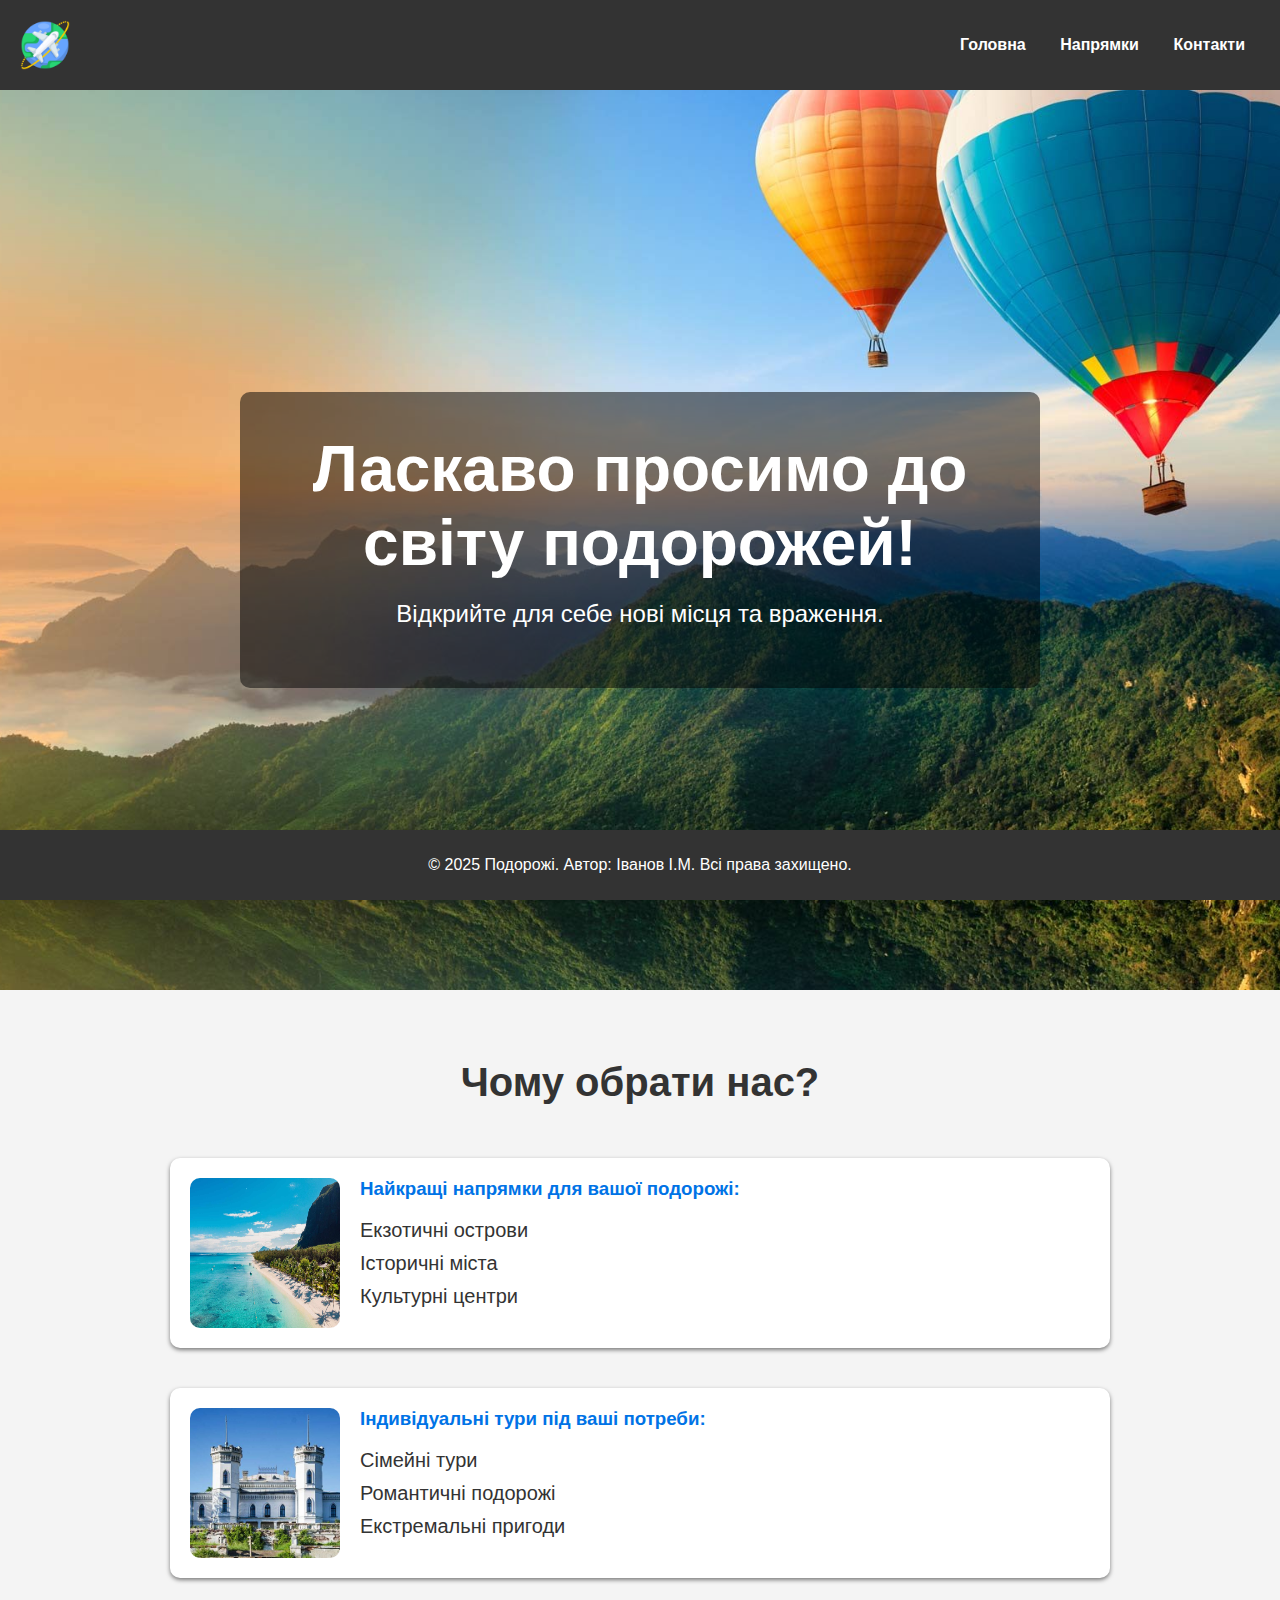
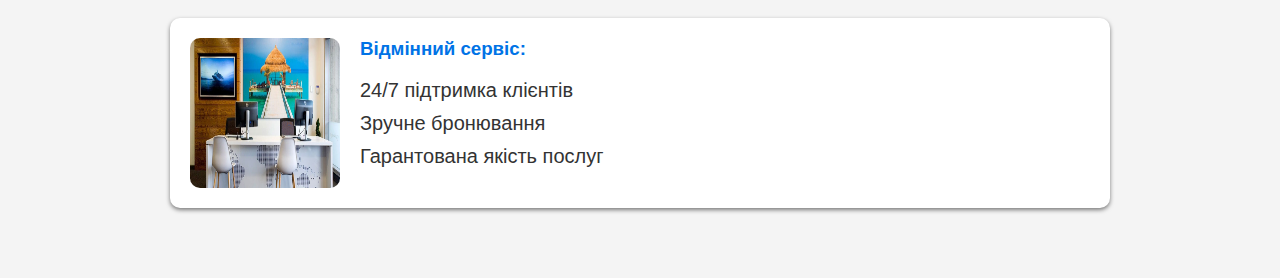
<file: index.html>
<!DOCTYPE html>
<html lang="uk">

<head>
    <meta charset="UTF-8">
    <meta name ="viewport" content="width=device-width, initial-scale=1">
    <title>Подорожі — Головна</title>
    <link rel="stylesheet" href="style.css">
</head>

<body>
    <header class="head">
        <img src="img/logo.png" class="logo" alt="логотип">
        <nav class="menu">
            <ul class="menu-links">
                <li class="menu-item"><a href="index.html" class="menu-item-link">Головна</a></li>
                <li class="menu-item"><a href="destinations.html" class="menu-item-link">Напрямки</a></li>
                <li class="menu-item"><a href="contact.html" class="menu-item-link">Контакти</a></li>
            </ul>
        </nav>
    </header>

    <section class="hero">
        <div class="hero-info">
            <h1 class="hero-title">Ласкаво просимо до світу подорожей!</h1>
            <p class="hero-text">Відкрийте для себе нові місця та враження.</p>
        </div>
    </section>

    <section class="intro">
        <h2 class="intro-title">Чому обрати нас?</h2>
        <div class="card">
            <img src="img/destinations.jpg" alt="Найкращі напрямки" class="card-img">
            <div class="card-content">
                <h3 class="card-title">Найкращі напрямки для вашої подорожі:</h3>
                <ul class="card-list">
                    <li class="card-list-item">Екзотичні острови</li>
                    <li class="card-list-item">Історичні міста</li>
                    <li class="card-list-item">Культурні центри</li>
                </ul>
            </div>
        </div>
        <div class="card">
            <img src="img/individual.jpg" alt="Індивідуальні тури" class="card-img">
            <div class="card-content">
                <h3 class="card-title">Індивідуальні тури під ваші потреби:</h3>
                <ul class="card-list">
                    <li class="card-list-item">Сімейні тури</li>
                    <li class="card-list-item">Романтичні подорожі</li>
                    <li class="card-list-item">Екстремальні пригоди</li>
                </ul>
            </div>
        </div>
        <div class="card">
            <img src="img/service.jpg" alt="Відмінний сервіс" class="card-img">
            <div class="card-content">
                <h3 class="card-title">Відмінний сервіс:</h3>
                <ul class="card-list">
                    <li class="card-list-item">24/7 підтримка клієнтів</li>
                    <li class="card-list-item">Зручне бронювання</li>
                    <li class="card-list-item">Гарантована якість послуг</li>
                </ul>
            </div>
        </div>
    </section>

    <footer class="footer">
        <p class="footer-info">
            &copy; 2025 Подорожі. Автор: Іванов І.М. Всі права захищено.
        </p>
    </footer>

</body>
</html>
</file>
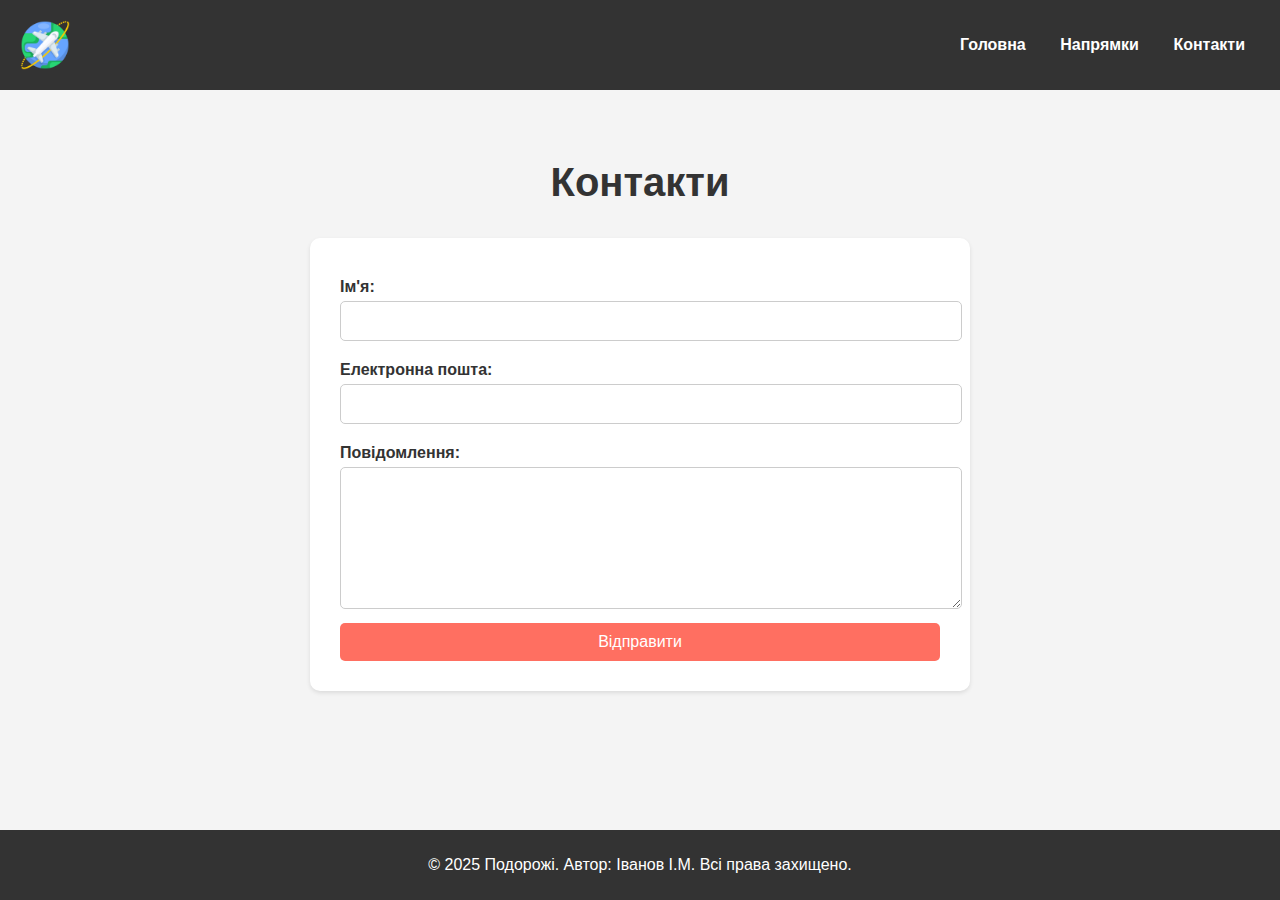
<file: contact.html>
<!DOCTYPE html>
<html lang="uk">

<head>
    <meta charset="UTF-8">
    <meta name ="viewport" content="width=device-width, initial-scale=1">
    <title>Подорожі — Контакти</title>
    <link rel="stylesheet" href="style.css">
</head>

<body>
    <header class="head">
        <img src="img/logo.png" class="logo" alt="логотип">
        <nav class="menu">
            <ul class="menu-links">
                <li class="menu-item"><a href="index.html" class="menu-item-link">Головна</a></li>
                <li class="menu-item"><a href="destinations.html" class="menu-item-link">Напрямки</a></li>
                <li class="menu-item"><a href="contact.html" class="menu-item-link">Контакти</a></li>
            </ul>
        </nav>
    </header>

    <section class="contact">
        <h2 class="contact-title">Контакти</h2>
        <form class="form">
            <label for="name" class="form-label">Ім'я:</label>
            <input type="text" id="name" class="form-input">
            
            <label for="email" class="form-label">Електронна пошта:</label>
            <input type="email" id="email" class="form-input">
            
            <label for="message" class="form-label">Повідомлення:</label>
            <textarea id="message" class="form-textarea"></textarea>
            
            <button type="submit" class="form-button">Відправити</button>
        </form>
    </section>

    <footer class="footer">
        <p class="footer-info">
            &copy; 2025 Подорожі. Автор: Іванов І.М. Всі права захищено.
        </p>
    </footer>

</body>
</html>
</file>
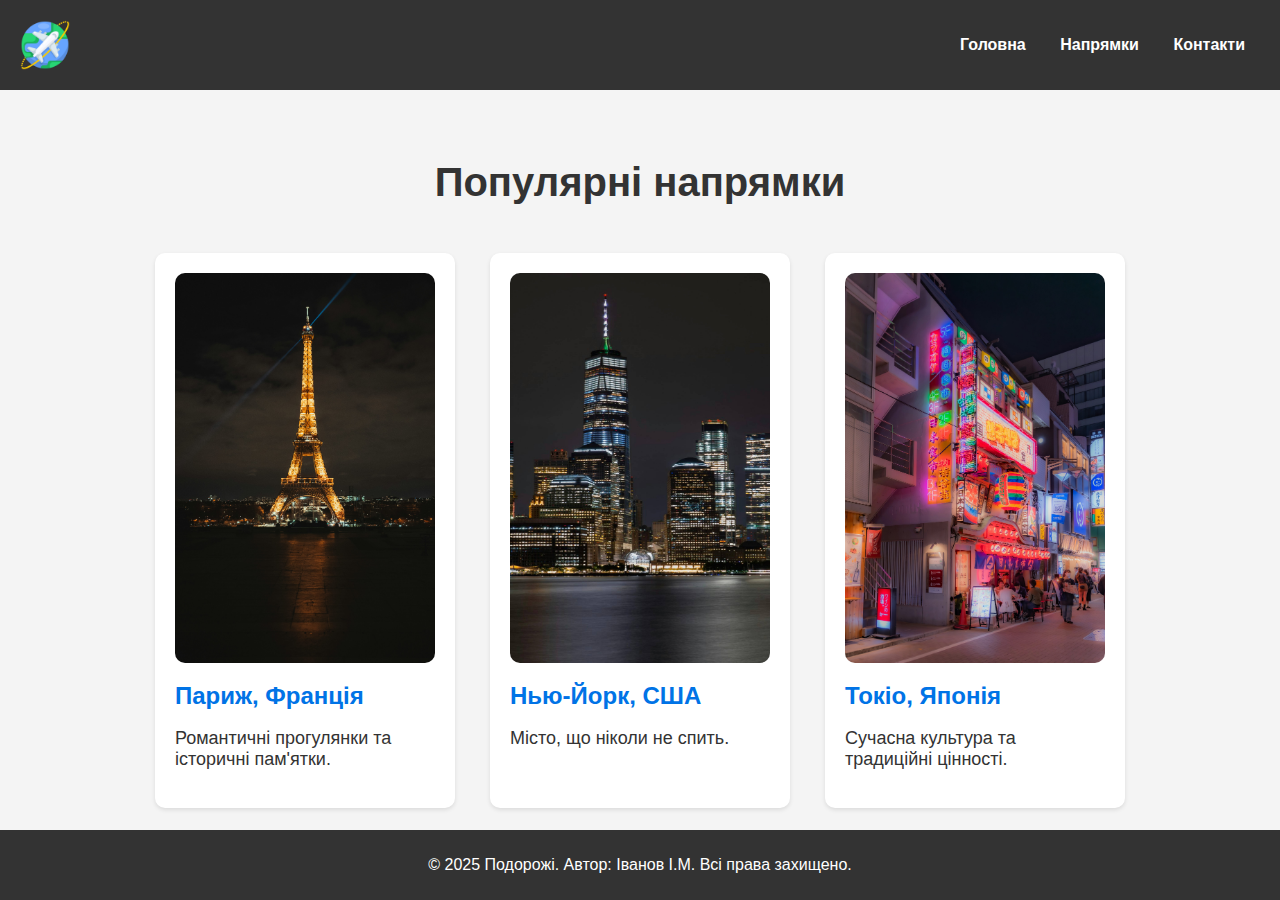
<file: destinations.html>
<!DOCTYPE html>
<html lang="uk">

<head>
    <meta charset="UTF-8">
    <meta name ="viewport" content="width=device-width, initial-scale=1">
    <title>Подорожі — Напрямки</title>
    <link rel="stylesheet" href="style.css">
</head>

<body>
    <header class="head">
        <img src="img/logo.png" class="logo" alt="логотип">
        <nav class="menu">
            <ul class="menu-links">
                <li class="menu-item"><a href="index.html" class="menu-item-link">Головна</a></li>
                <li class="menu-item"><a href="destinations.html" class="menu-item-link">Напрямки</a></li>
                <li class="menu-item"><a href="contact.html" class="menu-item-link">Контакти</a></li>
            </ul>
        </nav>
    </header>

    <section class="destinations">
        <h2 class="destinations-title">Популярні напрямки</h2>
        <div class="destinations-container">
            <div class="destination">
                <img src="img/parig.jpg" alt="Париж" class="destination-img">
                <h3 class="destination-title">Париж, Франція</h3>
                <p class="destination-text">Романтичні прогулянки та історичні пам'ятки.</p>
            </div>
            <div class="destination">
                <img src="img/newyork.jpg" alt="Нью-Йорк" class="destination-img">
                <h3 class="destination-title">Нью-Йорк, США</h3>
                <p class="destination-text">Місто, що ніколи не спить.</p>
            </div>
            <div class="destination">
                <img src="img/tokyo.jpg" alt="Токіо" class="destination-img">
                <h3 class="destination-title">Токіо, Японія</h3>
                <p class="destination-text">Сучасна культура та традиційні цінності.</p>
            </div>
        </div>
    </section>

    <footer class="footer">
        <p class="footer-info">
            &copy; 2025 Подорожі. Автор: Іванов І.М. Всі права захищено.
        </p>
    </footer>

</body>
</html>
</file>
<file: style.css>
body {
    margin: 0;
    padding: 0;
    font-family: Arial, sans-serif;
    color: #333;
    background-color: #f4f4f4;
}

.head {
    display: flex;
    justify-content: space-between;
    align-items: center;
    background-color: #333;
    color: #fff;
    padding: 20px 0;
}

.logo {
    width: 50px;
    margin-left: 20px;
}

.menu-links {
    margin: 0;
    padding: 0;
    list-style: none;
    margin-right: 20px;
}

.menu-item {
    display: inline;
    margin: 0 15px;
}

.section-main-title {
    margin-top: 40px;
    margin-bottom: 20px;
    color: #fff;
    font-family: 'Lora', serif;
    font-size: 55px;
    font-weight: bold;
}

.section-main-subtitle {
    margin-bottom: 40px;
    color: #fff;
    font-size: 22px;
}

.section-main-button {
    background-color: #8fbc8f;
    border: none;
    border-radius: 25px;
    color: #fff;
    font-weight: bold;
    text-transform: uppercase;
    padding: 12px 30px;
    cursor: pointer;
}

.menu-item-link {
    color: #fff;
    text-decoration: none;
    font-weight: bold;
}

.menu-item-link:hover {
    color: #ff6f61;
}

.hero {
    display: flex;
    align-items: center;
    justify-content: center;
    text-align: center;
    background: url('img/heroback.jpg') no-repeat center center/cover;
    height: 100vh;
    color: #fff;
}

.hero-info {
    background-color: rgba(0, 0, 0, 0.5);
    padding: 40px;
    border-radius: 10px;
    width: 720px;
}

.hero-title {
    font-size: 64px;
    margin: 0;
}

.hero-text {
    font-size: 24px;
    margin: 20px 0;
}

.intro,
.destinations,
.contact {
    display: flex;
    flex-direction: column;
    align-items: center;
    padding: 50px 20px;
}

.intro-title,
.destinations-title,
.contact-title {
    font-size: 40px;
    color: #333;
    margin-top: 20px;
}

.card {
    display: flex;
    margin: 20px 0;
    padding: 20px;
    width: 900px;
    background-color: #fff;
    border-radius: 10px;
    box-shadow: 0 2px 4px rgba(0,0,0,0.5);
}

.card-img {
    width: 150px;
    height: 150px;
    border-radius: 10px;
    margin-right: 20px;
}

.card-content {
    text-align: left;
}

.card-title {
    margin-top: 0;
    color: #0073e6;
}

.card-list {
    padding: 0;
    list-style: none;
}

.card-list-item {
    margin: 10px 0;
    font-size: 20px;
}

.footer {
    padding: 10px 0;
    background-color: #333;
    color: #fff;
    text-align: center;
    position: fixed;
    bottom: 0;
    width: 100%;
}

.destinations-container {
    display: flex;
    flex-wrap: wrap;
    justify-content: space-between;
    max-width: 1000px;
}

.destination {
    margin: 15px;
    padding: 20px;
    background-color: #fff;
    border-radius: 10px;
    width: 30%;
    box-shadow: 0 2px 4px rgba(0,0,0,0.1);
    box-sizing: border-box;
}

.destination:hover {
    box-shadow: 0 2px 4px rgba(0,0,0,0.5);
}

.destination-img {
    width: 100%;
    border-radius: 10px;
}

.destination-title {
    margin: 15px 0 10px;
    font-size: 24px;
    color: #0073e6;
}

.destination-text {
    font-size: 18px;
    color: #333;
}

.form {
    background-color: #fff;
    padding: 30px;
    border-radius: 10px;
    box-shadow: 0 2px 4px rgba(0,0,0,0.1);
    max-width: 600px;
    width: 100%;
}

.form-label {
    display: block;
    font-weight: bold;
    margin: 10px 0 5px 0;
}

.form-input, 
.form-textarea {
    width: 100%;
    margin-bottom: 10px;
    padding: 10px;
    border: 1px solid #ccc;
    border-radius: 5px;
    font-size: 16px;
}

.form-textarea {
    resize: vertical;
    min-height: 120px;
}

.form-button {
    width: 100%;
    padding: 10px 20px;
    border: none;
    border-radius: 5px;
    background-color: #ff6f61;
    color: #fff;
    font-size: 16px;
    cursor: pointer;
}

.form-button:hover {
    background-color: #e55a50;
}
</file>
